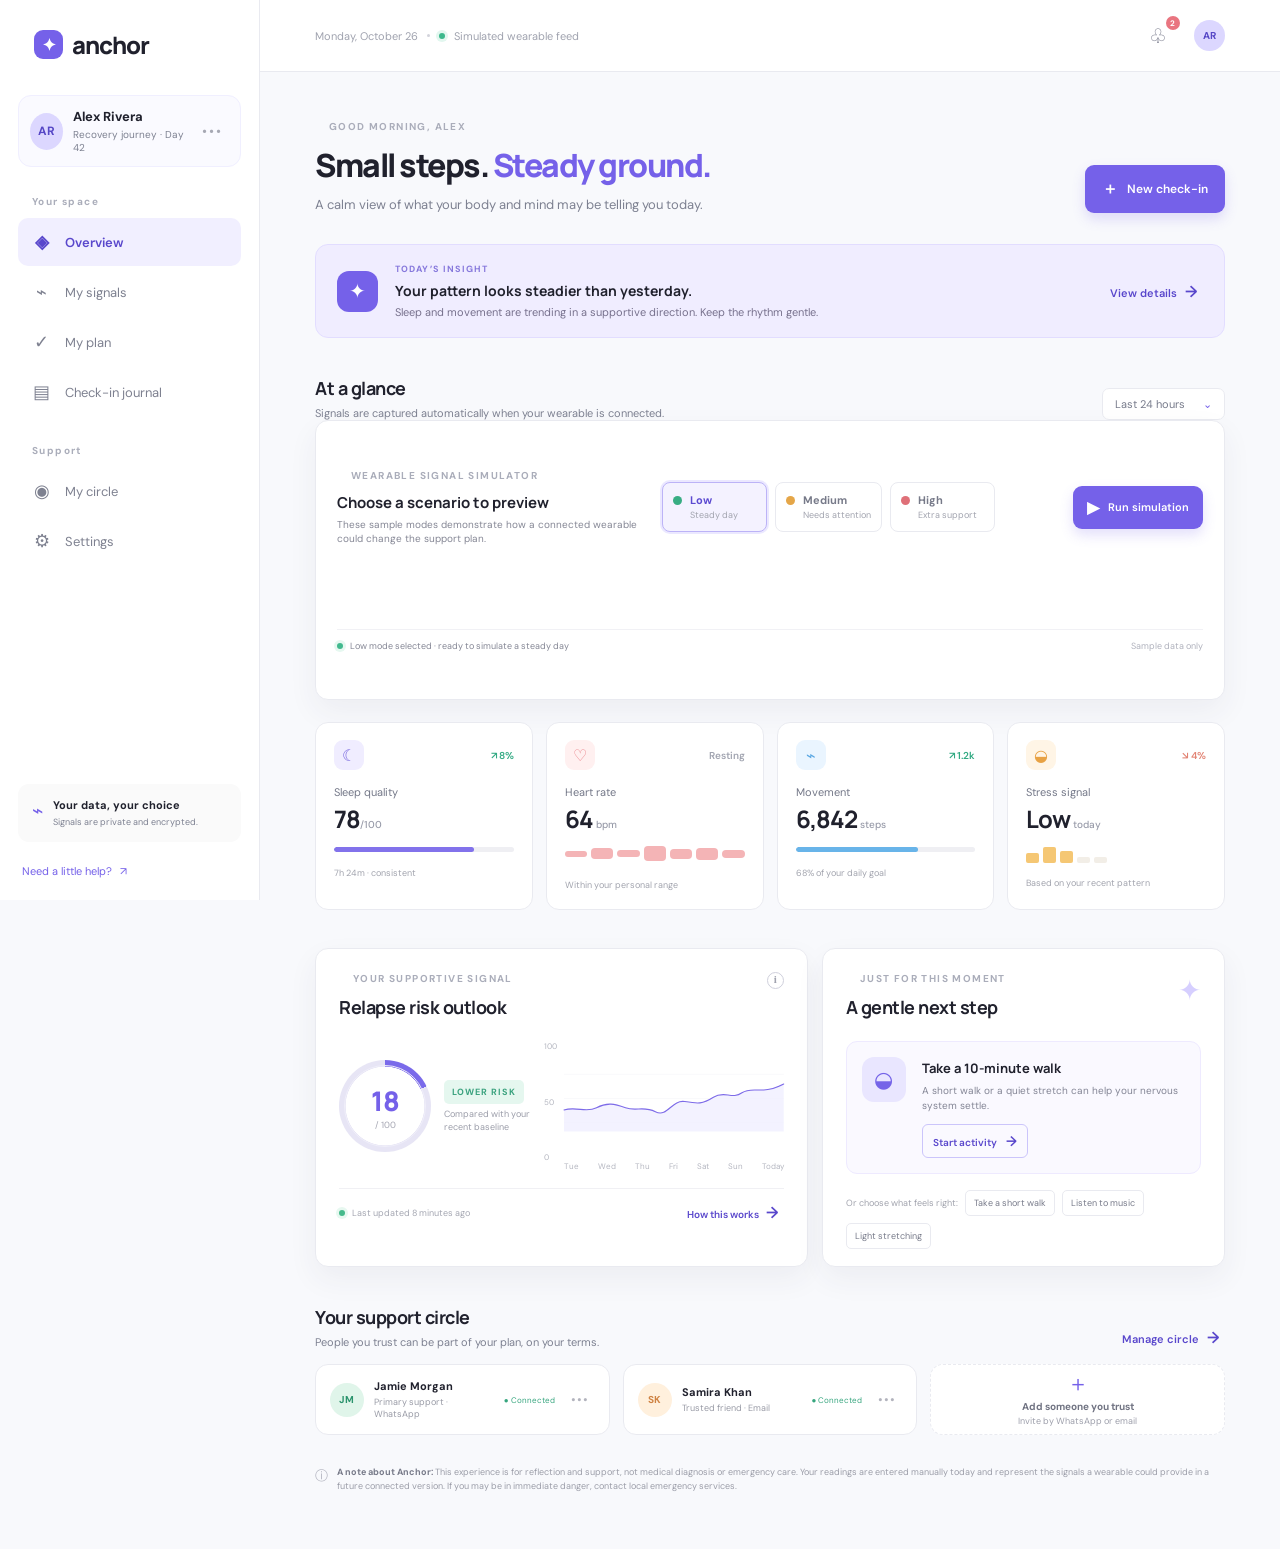
<file: index.html>
<!doctype html>
<html lang="en">
<head>
  <meta charset="utf-8">
  <meta name="viewport" content="width=device-width, initial-scale=1">
  <meta name="theme-color" content="#f5f7fb">
  <title>Anchor — recovery companion</title>
  <link rel="preconnect" href="https://fonts.googleapis.com">
  <link rel="preconnect" href="https://fonts.gstatic.com" crossorigin>
  <link href="https://fonts.googleapis.com/css2?family=DM+Sans:wght@400;500;600;700&family=Manrope:wght@600;700;800&display=swap" rel="stylesheet">
  <link rel="stylesheet" href="styles.css">
</head>
<body>
  <div class="app-shell">
    <aside class="sidebar">
      <a class="brand" href="#overview" aria-label="Anchor home">
        <span class="brand-mark">✦</span>
        <span>anchor</span>
      </a>
      <div class="profile-card">
        <div class="avatar">AR</div>
        <div><strong>Alex Rivera</strong><small>Recovery journey · Day 42</small></div>
        <button class="icon-button" aria-label="Profile menu">•••</button>
      </div>
      <nav class="nav" aria-label="Main navigation">
        <p class="nav-label">Your space</p>
        <a class="nav-link active" href="#overview"><span>◈</span> Overview</a>
        <a class="nav-link" href="#signals"><span>⌁</span> My signals</a>
        <a class="nav-link" href="#plan"><span>✓</span> My plan</a>
        <a class="nav-link" href="#journal"><span>▤</span> Check-in journal</a>
        <p class="nav-label">Support</p>
        <a class="nav-link" href="#circle"><span>◉</span> My circle</a>
        <a class="nav-link" href="#settings"><span>⚙</span> Settings</a>
      </nav>
      <div class="sidebar-bottom">
        <div class="privacy-note"><span>⌁</span><div><strong>Your data, your choice</strong><small>Signals are private and encrypted.</small></div></div>
        <button class="help-link" id="helpButton">Need a little help? <span>↗</span></button>
      </div>
    </aside>

    <main class="main-content">
      <header class="topbar">
        <div class="breadcrumb"><span>Monday, October 26</span><span class="dot"></span><span class="status-dot"></span> Simulated wearable feed</div>
        <div class="top-actions">
          <button class="notification-button" id="notificationButton" aria-label="Notifications"><span>♧</span><b>2</b></button>
          <div class="mini-avatar">AR</div>
        </div>
      </header>

      <div class="page-wrap">
        <section class="welcome-row">
          <div>
            <p class="eyebrow">GOOD MORNING, ALEX</p>
            <h1>Small steps. <em>Steady ground.</em></h1>
            <p class="subheading">A calm view of what your body and mind may be telling you today.</p>
          </div>
          <button class="primary-button" id="checkInButton"><span>＋</span> New check-in</button>
        </section>

        <section class="insight-banner" aria-label="Today’s insight">
          <div class="insight-icon">✦</div>
          <div class="insight-copy"><span class="label">TODAY’S INSIGHT</span><strong>Your pattern looks steadier than yesterday.</strong><p>Sleep and movement are trending in a supportive direction. Keep the rhythm gentle.</p></div>
          <button class="text-button" id="insightDetails">View details <span>→</span></button>
        </section>

        <section class="section-heading">
          <div><h2>At a glance</h2><p>Signals are captured automatically when your wearable is connected.</p></div>
          <button class="date-button">Last 24 hours <span>⌄</span></button>
        </section>
        <section class="mode-simulator panel" id="modeSimulator">
          <div class="mode-copy"><p class="eyebrow">WEARABLE SIGNAL SIMULATOR</p><h2>Choose a scenario to preview</h2><p>These sample modes demonstrate how a connected wearable could change the support plan.</p></div>
          <div class="mode-options" role="group" aria-label="Simulation mode">
            <button class="mode-option selected" data-mode="low"><span class="mode-dot low-dot"></span><strong>Low</strong><small>Steady day</small></button>
            <button class="mode-option" data-mode="medium"><span class="mode-dot medium-dot"></span><strong>Medium</strong><small>Needs attention</small></button>
            <button class="mode-option" data-mode="high"><span class="mode-dot high-dot"></span><strong>High</strong><small>Extra support</small></button>
          </div>
          <button class="primary-button run-simulation" id="runSimulation"><span>▶</span> Run simulation</button>
          <div class="mode-preview"><span class="live-dot"></span><span id="modePreviewText">Low mode selected · ready to simulate a steady day</span><span class="preview-note">Sample data only</span></div>
        </section>
        <section class="metric-grid" id="signals">
          <article class="metric-card">
            <div class="metric-top"><span class="metric-icon purple">☾</span><span class="trend up">↗ 8%</span></div>
            <p class="metric-name">Sleep quality</p><div class="metric-value" id="metricSleep">78<span>/100</span></div><div class="meter"><i id="sleepMeter" style="width:78%"></i></div><small id="metricSleepNote">7h 24m · consistent</small>
          </article>
          <article class="metric-card">
            <div class="metric-top"><span class="metric-icon coral">♡</span><span class="trend neutral">Resting</span></div>
            <p class="metric-name">Heart rate</p><div class="metric-value" id="metricHeart">64<span> bpm</span></div><div class="sparkline coral-line"><i></i><i></i><i></i><i></i><i></i><i></i><i></i></div><small id="metricHeartNote">Within your personal range</small>
          </article>
          <article class="metric-card">
            <div class="metric-top"><span class="metric-icon blue">⌁</span><span class="trend up">↗ 1.2k</span></div>
            <p class="metric-name">Movement</p><div class="metric-value" id="metricSteps">6,842<span> steps</span></div><div class="meter blue-meter"><i id="stepsMeter" style="width:68%"></i></div><small id="metricStepsNote">68% of your daily goal</small>
          </article>
          <article class="metric-card">
            <div class="metric-top"><span class="metric-icon amber">◒</span><span class="trend down">↘ 4%</span></div>
            <p class="metric-name">Stress signal</p><div class="metric-value" id="metricStress">Low<span> today</span></div><div class="stress-bars"><i></i><i></i><i></i><i class="muted"></i><i class="muted"></i></div><small id="metricStressNote">Based on your recent pattern</small>
          </article>
        </section>

        <section class="content-grid">
          <article class="panel risk-panel">
            <div class="panel-heading"><div><p class="eyebrow">YOUR SUPPORTIVE SIGNAL</p><h2>Relapse risk outlook</h2></div><span class="info-icon" title="This is a supportive estimate, not a diagnosis.">i</span></div>
            <div class="risk-body">
              <div class="risk-score"><div class="score-ring"><strong id="riskScore">18</strong><span>/ 100</span></div><div><span class="risk-badge" id="riskLabel">LOWER RISK</span><p>Compared with your recent baseline</p></div></div>
              <div class="chart-wrap"><div class="chart-labels"><span>100</span><span>50</span><span>0</span></div><svg class="risk-chart" viewBox="0 0 500 150" role="img" aria-label="Risk trend over seven days"><path class="grid-line" d="M0 20H500M0 75H500M0 130H500"/><path class="chart-area" d="M0 101 C30 92 50 109 74 96 S115 87 140 96 S180 91 208 105 S245 77 275 82 S315 88 340 72 S382 78 405 62 S450 68 500 42 V150 H0Z"/><path class="chart-line" d="M0 101 C30 92 50 109 74 96 S115 87 140 96 S180 91 208 105 S245 77 275 82 S315 88 340 72 S382 78 405 62 S450 68 500 42"/></svg><div class="chart-days"><span>Tue</span><span>Wed</span><span>Thu</span><span>Fri</span><span>Sat</span><span>Sun</span><span>Today</span></div></div>
            </div>
            <div class="signal-footer"><span class="pulse"></span><span>Last updated 8 minutes ago</span><button class="text-button" id="riskExplain">How this works <span>→</span></button></div>
          </article>
          <article class="panel action-panel" id="plan">
            <div class="panel-heading"><div><p class="eyebrow">JUST FOR THIS MOMENT</p><h2>A gentle next step</h2></div><span class="sparkle">✦</span></div>
            <div class="activity-card"><div class="activity-art">◒</div><div><strong id="planActivityTitle">Take a 10-minute walk</strong><p id="planActivityCopy">A short walk or a quiet stretch can help your nervous system settle.</p><button class="outline-button" id="activityButton">Start activity <span>→</span></button></div></div>
            <div class="alternatives"><span>Or choose what feels right:</span><button data-activity="Take a short walk">Take a short walk</button><button data-activity="Listen to music">Listen to music</button><button data-activity="Do some light stretching">Light stretching</button></div>
          </article>
        </section>

        <section class="simulation-result panel" id="simulationResult" hidden>
          <div class="panel-heading">
            <div><p class="eyebrow">SIMULATION RESULT</p><h2 id="resultTitle">Your readings, translated</h2></div>
            <span class="result-time" id="resultTime">Just now</span>
          </div>
          <div class="result-summary">
            <div class="result-summary-icon" id="resultIcon">✓</div>
            <div><strong id="resultSummary">Your current pattern looks steady.</strong><p id="resultDescription">Here is how the sample model interpreted the readings you entered.</p></div>
          </div>
          <div class="result-columns">
            <div class="result-block"><span class="result-block-label">SIGNALS READ</span><div class="result-signal"><span>Steadiness</span><strong id="resultMood">7 / 10</strong><i><b id="moodBar"></b></i></div><div class="result-signal"><span>Sleep</span><strong id="resultSleep">7.4h</strong><i><b id="sleepBar"></b></i></div><div class="result-signal"><span>Heart rate</span><strong id="resultHeart">64 bpm</strong><i><b id="heartBar"></b></i></div></div>
            <div class="result-block"><span class="result-block-label">WHAT CHANGED THE SCORE</span><ul class="driver-list" id="driverList"></ul></div>
            <div class="result-block recommendation-block"><span class="result-block-label">SUGGESTED NEXT STEP</span><strong id="resultActivity">Keep your gentle reset.</strong><p id="resultActivityCopy">A short walk, breathing exercise, or message to someone in your circle can help protect this steadier pattern.</p><button class="outline-button" id="resultAction">Add to my plan <span>→</span></button></div>
          </div>
          <div class="notification-state" id="notificationState"><span>◉</span><div><strong id="notificationTitle">No support notification needed</strong><small id="notificationCopy">Your settings are respected. We will only notify your circle when you choose to enable it and the pattern needs extra support.</small></div></div>
        </section>

        <section class="section-heading lower-heading" id="circle"><div><h2>Your support circle</h2><p>People you trust can be part of your plan, on your terms.</p></div><button class="text-button" id="manageCircle">Manage circle <span>→</span></button></section>
        <section class="circle-grid">
          <article class="circle-card"><div class="circle-avatar green">JM</div><div><strong>Jamie Morgan</strong><small>Primary support · WhatsApp</small></div><span class="connected">● Connected</span><button class="more-button">•••</button></article>
          <article class="circle-card"><div class="circle-avatar orange">SK</div><div><strong>Samira Khan</strong><small>Trusted friend · Email</small></div><span class="connected">● Connected</span><button class="more-button">•••</button></article>
          <button class="add-circle" id="addCircle"><span>＋</span><strong>Add someone you trust</strong><small>Invite by WhatsApp or email</small></button>
        </section>
        <div class="disclaimer"><span>ⓘ</span><p><strong>A note about Anchor:</strong> This experience is for reflection and support, not medical diagnosis or emergency care. Your readings are entered manually today and represent the signals a wearable could provide in a future connected version. If you may be in immediate danger, contact local emergency services.</p></div>
      </div>
    </main>
  </div>
  <div class="toast" id="toast" role="status"></div>
  <div class="modal-backdrop" id="checkinModal" hidden>
    <div class="modal" role="dialog" aria-modal="true" aria-labelledby="checkinTitle">
      <button class="modal-close" id="closeModal" aria-label="Close">×</button>
      <p class="eyebrow">MANUAL CHECK-IN</p><h2 id="checkinTitle">How are you feeling right now?</h2><p class="modal-copy">These are sample fields for now. In a connected version, compatible wearable devices would fill the signal readings automatically.</p>
      <form id="checkinForm"><label>How steady do you feel? <output id="moodOutput">7 / 10</output><input id="moodRange" type="range" min="1" max="10" value="7"></label><label>Resting heart rate <span class="input-suffix">bpm</span><input id="heartRateInput" type="number" min="35" max="180" value="64"></label><label>Sleep last night <span class="input-suffix">hours</span><input id="sleepInput" type="number" min="0" max="16" step="0.1" value="7.4"></label><label class="toggle-row"><span>Send me a gentle reminder later</span><input type="checkbox" checked><i></i></label><button class="primary-button full" type="submit">Save check-in <span>→</span></button></form>
    </div>
  </div>
  <script src="app.js"></script>
</body>
</html>
</file>
<file: styles.css>
:root{--ink:#20212d;--muted:#7d8191;--line:#e9eaf0;--purple:#7561e9;--purple-dark:#5947cc;--lavender:#f1efff;--bg:#f8f9fc;--white:#fff;--green:#35a981;--orange:#ed9c4a;--shadow:0 12px 30px rgba(53,54,83,.06)}
*{box-sizing:border-box}html{scroll-behavior:smooth}body{margin:0;color:var(--ink);font-family:"DM Sans",sans-serif;background:var(--bg)}button{font:inherit;border:0;background:none;color:inherit;cursor:pointer}a{color:inherit;text-decoration:none}.app-shell{display:flex;min-height:100vh}.sidebar{width:260px;background:#fff;border-right:1px solid var(--line);padding:28px 18px 20px;display:flex;flex-direction:column;position:fixed;inset:0 auto 0 0}.brand{display:flex;align-items:center;gap:9px;padding:0 16px;margin-bottom:34px;font:800 24px Manrope,sans-serif;letter-spacing:-1px}.brand-mark{display:grid;place-items:center;width:29px;height:29px;border-radius:9px;background:var(--purple);color:#fff;font-size:17px}.profile-card{display:flex;align-items:center;gap:10px;padding:12px 11px;margin-bottom:28px;background:#fafaff;border:1px solid #f0efff;border-radius:13px}.avatar,.mini-avatar{display:grid;place-items:center;border-radius:50%;background:#dcd7ff;color:#5647c6;font-weight:700}.avatar{width:37px;height:37px;font-size:12px}.profile-card strong{display:block;font-size:13px}.profile-card small{display:block;color:var(--muted);font-size:10px;margin-top:3px}.icon-button{margin-left:auto;color:#a6a8b3;font-size:14px;letter-spacing:2px}.nav-label,.eyebrow{font-size:10px;letter-spacing:1.4px;font-weight:700;color:#aaadba;margin:0 14px 10px}.nav-label:not(:first-child){margin-top:28px}.nav-link{display:flex;align-items:center;gap:14px;padding:12px 14px;border-radius:10px;color:#7e8190;font-size:13px;margin:2px 0}.nav-link span{font-size:18px;width:19px;text-align:center}.nav-link.active,.nav-link:hover{color:var(--purple-dark);background:var(--lavender);font-weight:600}.sidebar-bottom{margin-top:auto}.privacy-note{display:flex;gap:10px;padding:14px;background:#fafafa;border-radius:11px;margin-bottom:17px}.privacy-note>span{color:var(--purple);font-size:19px}.privacy-note strong,.privacy-note small{display:block}.privacy-note strong{font-size:11px}.privacy-note small{color:var(--muted);font-size:9px;margin-top:4px;line-height:1.35}.help-link{color:var(--purple);font-size:11px;padding:0 4px}.help-link span{margin-left:5px}.main-content{margin-left:260px;flex:1}.topbar{height:72px;background:#fff;border-bottom:1px solid var(--line);display:flex;align-items:center;justify-content:space-between;padding:0 5.4%;font-size:11px;color:#a0a3af}.breadcrumb{display:flex;align-items:center;gap:9px}.dot{width:3px;height:3px;background:#d2d3db;border-radius:50%}.status-dot{width:6px;height:6px;background:#3cb88c;border-radius:50%;box-shadow:0 0 0 3px #e2f7ef}.top-actions{display:flex;align-items:center;gap:21px}.notification-button{position:relative;color:#77798a;font-size:20px}.notification-button b{position:absolute;right:-7px;top:-6px;background:#e97580;color:#fff;border-radius:50%;font-size:8px;min-width:14px;height:14px;display:grid;place-items:center}.mini-avatar{width:31px;height:31px;font-size:10px}.page-wrap{max-width:1250px;margin:auto;padding:48px 5.4% 55px}.welcome-row{display:flex;justify-content:space-between;align-items:flex-end;margin-bottom:31px}.welcome-row h1{font:800 32px Manrope,sans-serif;letter-spacing:-1.5px;margin:5px 0 9px}.welcome-row h1 em{font-style:normal;color:var(--purple)}.subheading{font-size:13px;color:var(--muted);margin:0}.primary-button{display:flex;align-items:center;gap:9px;color:#fff;background:var(--purple);border-radius:9px;padding:13px 17px;font-weight:600;font-size:12px;box-shadow:0 6px 13px rgba(117,97,233,.2)}.primary-button:hover{background:var(--purple-dark);transform:translateY(-1px)}.primary-button span{font-size:16px}.insight-banner{display:flex;align-items:center;gap:17px;padding:18px 21px;background:#f0edff;border:1px solid #e2ddff;border-radius:13px;margin-bottom:38px}.insight-icon{width:41px;height:41px;display:grid;place-items:center;color:#fff;background:var(--purple);border-radius:12px;font-size:20px}.insight-copy{flex:1}.label{display:block;color:#8678dc;font-weight:700;font-size:9px;letter-spacing:1.1px;margin-bottom:5px}.insight-copy strong{font:700 14px Manrope,sans-serif}.insight-copy p{font-size:11px;color:#77718d;margin:4px 0 0}.text-button{color:var(--purple-dark);font-size:11px;font-weight:600;white-space:nowrap}.text-button span{font-size:16px;margin-left:5px}.section-heading{display:flex;justify-content:space-between;align-items:flex-end;margin-bottom:18px}.section-heading h2,.panel-heading h2{font:700 18px Manrope,sans-serif;margin:0;letter-spacing:-.5px}.section-heading p{font-size:11px;color:var(--muted);margin:6px 0 0}.date-button{padding:8px 12px;border:1px solid var(--line);border-radius:7px;color:#777b8b;font-size:11px;background:#fff}.date-button span{margin-left:15px;color:var(--purple)}.metric-grid{display:grid;grid-template-columns:repeat(4,1fr);gap:13px;margin-bottom:38px}.metric-card,.panel,.circle-card,.add-circle{background:var(--white);border:1px solid var(--line);border-radius:13px}.metric-card{padding:17px 18px 16px;min-height:166px}.metric-top{display:flex;justify-content:space-between;align-items:center}.metric-icon{width:30px;height:30px;display:grid;place-items:center;border-radius:9px;font-size:16px}.purple{background:#f0edff;color:#7969df}.coral{background:#fff0f0;color:#e98188}.blue{background:#eaf5ff;color:#5ba8e3}.amber{background:#fff5e6;color:#e8a244}.trend{font-size:10px;font-weight:600}.trend.up{color:#31a982}.trend.down{color:#e28373}.trend.neutral{color:#a1a4b0}.metric-name{font-size:11px;color:#747888;margin:15px 0 3px}.metric-value{font:700 24px Manrope,sans-serif;letter-spacing:-1px}.metric-value span{font:500 10px "DM Sans";color:#989ba9;letter-spacing:0}.meter{height:5px;background:#efeff3;border-radius:20px;margin:12px 0 8px;overflow:hidden}.meter i{display:block;height:100%;background:#8272eb;border-radius:20px}.blue-meter i{background:#68b4e9}.metric-card small{font-size:9px;color:#a2a4ae}.sparkline{display:flex;align-items:center;gap:4px;height:19px;margin:9px 0}.sparkline i{width:14%;height:6px;border-radius:4px;background:#f4b4b6}.sparkline i:nth-child(2){height:11px}.sparkline i:nth-child(3){height:7px}.sparkline i:nth-child(4){height:15px}.sparkline i:nth-child(5){height:10px}.sparkline i:nth-child(6){height:12px}.sparkline i:nth-child(7){height:8px}.stress-bars{display:flex;align-items:flex-end;gap:4px;height:21px;margin:7px 0}.stress-bars i{width:13px;height:10px;background:#f5c774;border-radius:2px}.stress-bars i:nth-child(2){height:16px}.stress-bars i:nth-child(3){height:12px}.stress-bars i.muted{height:6px;background:#f2eee7}.content-grid{display:grid;grid-template-columns:1.1fr .9fr;gap:14px}.panel{padding:23px 23px 17px;box-shadow:var(--shadow);min-height:280px}.panel-heading{display:flex;align-items:flex-start;justify-content:space-between}.info-icon{border:1px solid #cfd0dc;border-radius:50%;color:#a1a3af;width:17px;height:17px;text-align:center;font:600 11px Georgia}.sparkle{color:#d6cfff;font-size:28px}.risk-body{display:flex;align-items:center;gap:20px;margin-top:22px}.risk-score{display:flex;align-items:center;gap:13px;min-width:190px}.score-ring{width:92px;height:92px;border-radius:50%;display:grid;place-content:center;text-align:center;background:radial-gradient(circle at center,#fff 60%,transparent 61%),conic-gradient(#7a6aea 18%,#e7e5f5 0);position:relative}.score-ring:after{content:"";position:absolute;inset:5px;border-radius:50%;border:1px solid #f0effa}.score-ring strong{font:800 27px Manrope;color:var(--purple);z-index:1}.score-ring span{font-size:9px;color:#a5a6b2;z-index:1}.risk-badge{font-size:9px;font-weight:700;letter-spacing:1px;color:#3aa27e;background:#e5f7ef;padding:6px 8px;border-radius:5px}.risk-score p{font-size:9px;color:#9b9da9;line-height:1.4;margin:8px 0 0;max-width:100px}.chart-wrap{flex:1}.chart-labels{position:absolute;margin-left:-20px;height:121px;display:flex;flex-direction:column;justify-content:space-between;font-size:8px;color:#b4b6c0}.risk-chart{width:100%;height:115px;overflow:visible}.grid-line{stroke:#f0f0f5;stroke-width:1}.chart-area{fill:url(#riskFill);fill:#f1efff;opacity:.8}.chart-line{fill:none;stroke:#7d6be8;stroke-width:2.5;stroke-linecap:round}.chart-days{display:flex;justify-content:space-between;color:#b4b6c0;font-size:8px}.signal-footer{border-top:1px solid #f0f0f4;margin-top:17px;padding-top:12px;display:flex;align-items:center;gap:7px;color:#a5a7b2;font-size:9px}.pulse{width:6px;height:6px;border-radius:50%;background:#46ba8c;box-shadow:0 0 0 3px #e7f8f0}.signal-footer .text-button{margin-left:auto;font-size:10px}.activity-card{display:flex;gap:16px;background:#faf9ff;border:1px solid #eeeaff;border-radius:11px;padding:15px;margin-top:22px}.activity-art{width:45px;height:45px;display:grid;place-items:center;color:#7564e8;background:#e9e6ff;border-radius:12px;font-size:22px}.activity-card strong{font:700 13px Manrope}.activity-card p{font-size:10px;line-height:1.5;color:#838595;max-width:270px;margin:5px 0 11px}.outline-button{border:1px solid #cbc5fb;color:var(--purple-dark);padding:7px 10px;border-radius:6px;font-size:10px;font-weight:600}.outline-button span{margin-left:7px;font-size:14px}.alternatives{display:flex;align-items:center;gap:7px;flex-wrap:wrap;margin-top:16px;color:#a1a3ad;font-size:9px}.alternatives button{border:1px solid var(--line);padding:6px 8px;border-radius:5px;color:#787b8a;font-size:9px}.lower-heading{margin-top:38px;margin-bottom:15px}.circle-grid{display:grid;grid-template-columns:1fr 1fr 1fr;gap:13px}.circle-card{display:flex;align-items:center;padding:14px;gap:10px}.circle-avatar{width:34px;height:34px;display:grid;place-items:center;border-radius:50%;font-size:10px;font-weight:700}.green{background:#e0f5ea;color:#2a936c}.orange{background:#fff0dd;color:#cf8242}.circle-card strong,.circle-card small{display:block}.circle-card strong{font-size:11px}.circle-card small{font-size:9px;color:#999ba6;margin-top:3px}.connected{font-size:8px;color:#36a57e;margin-left:auto;white-space:nowrap}.more-button{color:#b2b3bd;font-size:13px;letter-spacing:1px}.add-circle{display:flex;flex-direction:column;justify-content:center;align-items:center;border-style:dashed;color:#9d9fab}.add-circle span{font-size:22px;color:var(--purple);line-height:1}.add-circle strong{font-size:10px;color:#707382;margin:5px 0 2px}.add-circle small{font-size:9px}.disclaimer{display:flex;gap:9px;align-items:flex-start;margin-top:31px;color:#9b9da8;font-size:9px;line-height:1.55}.disclaimer>span{font-size:13px;color:#b2b4bf}.disclaimer p{margin:0}.disclaimer strong{color:#777a89}.toast{position:fixed;right:25px;bottom:25px;padding:13px 17px;background:#252535;color:#fff;border-radius:8px;font-size:11px;box-shadow:0 10px 25px #0002;opacity:0;transform:translateY(12px);transition:.25s;pointer-events:none}.toast.show{opacity:1;transform:translateY(0)}.modal-backdrop{position:fixed;inset:0;background:#25233b66;display:grid;place-items:center;padding:20px;z-index:5}.modal-backdrop[hidden]{display:none}.modal{position:relative;background:#fff;border-radius:18px;padding:31px;width:min(430px,100%);box-shadow:0 22px 60px #27234b35}.modal h2{font:700 23px Manrope;margin:5px 0 9px}.modal-copy{color:#818493;font-size:11px;line-height:1.6;margin:0 0 22px}.modal-close{position:absolute;right:18px;top:14px;font-size:23px;color:#aaa}.modal label{display:block;position:relative;color:#606373;font-size:11px;font-weight:600;margin:15px 0}.modal output{float:right;color:var(--purple);font-weight:700}.modal input[type=number]{display:block;width:100%;margin-top:8px;padding:11px;border:1px solid var(--line);border-radius:7px;font:inherit;color:var(--ink)}.modal input[type=range]{display:block;width:100%;margin-top:12px;accent-color:var(--purple)}.input-suffix{float:right;color:#a4a6b1;font-size:10px;font-weight:400}.toggle-row{display:flex!important;align-items:center;justify-content:space-between}.toggle-row input{display:none}.toggle-row i{width:35px;height:20px;background:#ddd;border-radius:20px;position:relative}.toggle-row i:after{content:"";width:16px;height:16px;background:#fff;border-radius:50%;position:absolute;top:2px;left:2px;transition:.2s}.toggle-row input:checked+i{background:var(--purple)}.toggle-row input:checked+i:after{left:17px}.full{width:100%;justify-content:center;margin-top:25px}
.simulation-result{margin-top:14px;padding:24px;scroll-margin-top:25px}.simulation-result[hidden]{display:none}.result-time{font-size:10px;color:#a2a4af}.result-summary{display:flex;align-items:center;gap:12px;padding:14px 16px;background:#faf9ff;border:1px solid #eeeaff;border-radius:10px;margin:20px 0}.result-summary-icon{display:grid;place-items:center;width:32px;height:32px;border-radius:50%;background:#e3f7ed;color:#31a37e;font-weight:700}.result-summary-icon.watch{background:#fff2d7;color:#b27b20}.result-summary-icon.alert{background:#ffebed;color:#c45b62}.result-summary strong{font:700 13px Manrope}.result-summary p{margin:4px 0 0;color:#858795;font-size:10px}.result-columns{display:grid;grid-template-columns:1fr 1fr 1.2fr;gap:24px}.result-block{min-width:0}.result-block-label{display:block;color:#aaaebb;font-size:9px;letter-spacing:1.1px;font-weight:700;margin-bottom:13px}.result-signal{display:grid;grid-template-columns:1fr auto;gap:5px;margin-bottom:12px;color:#777a89;font-size:10px}.result-signal strong{font-size:10px;color:#4f5261;text-align:right}.result-signal i{grid-column:1/-1;display:block;height:5px;border-radius:5px;background:#eeeef4;overflow:hidden}.result-signal b{display:block;height:100%;width:0;background:#8272eb;border-radius:5px;transition:width .5s ease}.driver-list{list-style:none;padding:0;margin:0}.driver-list li{display:flex;gap:7px;align-items:flex-start;color:#777a89;font-size:10px;line-height:1.5;margin-bottom:10px}.driver-list li span{color:var(--purple);font-size:18px;line-height:10px}.recommendation-block{border-left:1px solid var(--line);padding-left:23px}.recommendation-block>strong{font:700 12px Manrope}.recommendation-block p{font-size:10px;color:#858795;line-height:1.5;margin:7px 0 14px}.notification-state{display:flex;align-items:flex-start;gap:10px;border-top:1px solid #f0f0f4;margin-top:20px;padding-top:15px;color:#7b7e8e}.notification-state>span{color:#38a77e;font-size:16px}.notification-state strong,.notification-state small{display:block}.notification-state strong{font-size:10px}.notification-state small{font-size:9px;color:#999ca8;line-height:1.45;margin-top:3px}.notification-state.needs-support{background:#fff8f8;border:1px solid #ffebed;border-radius:8px;padding:11px;margin-top:18px}.notification-state.needs-support>span{color:#d36670}.notification-state.needs-support strong{color:#be5b65}
.mode-simulator{display:grid;grid-template-columns:1.4fr 1.8fr auto;align-items:center;gap:24px;padding:18px 21px;margin:-18px 0 22px;background:#fff;box-shadow:var(--shadow)}.mode-copy h2{font:700 15px Manrope;margin:2px 0 5px}.mode-copy p:not(.eyebrow){font-size:10px;color:#858795;margin:0;line-height:1.4}.mode-options{display:flex;gap:8px}.mode-option{display:grid;grid-template-columns:10px 1fr;column-gap:7px;text-align:left;min-width:105px;padding:10px;border:1px solid var(--line);border-radius:8px;background:#fff;color:#777a89}.mode-option strong{font-size:11px}.mode-option small{grid-column:2;font-size:9px;color:#a2a4af;margin-top:2px}.mode-option.selected{border-color:#bcb3f7;background:#f4f2ff;color:#5c4bd1;box-shadow:0 0 0 2px #ebe8ff}.mode-dot{grid-row:1/3;width:9px;height:9px;border-radius:50%;margin-top:3px}.low-dot{background:#38ad83}.medium-dot{background:#e5a648}.high-dot{background:#df7078}.run-simulation{white-space:nowrap;padding:11px 14px;font-size:11px}.mode-preview{grid-column:1/-1;display:flex;align-items:center;gap:7px;padding-top:10px;border-top:1px solid #f1f1f5;color:#858795;font-size:9px}.live-dot{width:6px;height:6px;border-radius:50%;background:#42b98e;box-shadow:0 0 0 3px #e6f8f0}.preview-note{margin-left:auto;color:#b0b2bd}
@media(max-width:1050px){.sidebar{width:220px}.main-content{margin-left:220px}.metric-grid{grid-template-columns:repeat(2,1fr)}.circle-grid{grid-template-columns:1fr 1fr}.add-circle{min-height:80px}.content-grid{grid-template-columns:1fr}.risk-panel{min-height:auto}.mode-simulator{grid-template-columns:1fr 1fr}.mode-copy{grid-column:1/-1}.run-simulation{justify-self:start}}
@media(max-width:700px){.sidebar{position:static;width:100%;height:auto;border-right:0;border-bottom:1px solid var(--line);padding:16px}.app-shell{display:block}.brand{margin-bottom:15px}.profile-card{display:none}.nav{display:flex;overflow:auto;gap:4px}.nav-label,.sidebar-bottom{display:none}.nav-label:not(:first-child){margin:0}.nav-link{padding:9px 11px;white-space:nowrap}.nav-link span{display:none}.main-content{margin:0}.topbar{padding:0 20px;height:56px}.breadcrumb{font-size:9px}.page-wrap{padding:31px 20px}.welcome-row{display:block}.welcome-row h1{font-size:27px}.welcome-row .primary-button{margin-top:20px}.insight-banner{align-items:flex-start;flex-wrap:wrap}.insight-banner .text-button{margin-left:58px}.metric-grid,.circle-grid{grid-template-columns:1fr}.content-grid{display:block}.panel{margin-bottom:13px}.risk-body{display:block}.risk-score{margin-bottom:20px}.chart-wrap{padding-left:20px}.section-heading{align-items:flex-start;gap:12px}.date-button{white-space:nowrap}.circle-grid{gap:9px}.mode-simulator{display:block}.mode-copy{margin-bottom:15px}.mode-options{margin-bottom:14px}.mode-option{flex:1;min-width:0}.run-simulation{width:100%;justify-content:center}.mode-preview{margin-top:14px}.preview-note{display:none}.result-columns{grid-template-columns:1fr;gap:18px}.recommendation-block{border-left:0;border-top:1px solid var(--line);padding:17px 0 0}}

/* Motion keeps the current state easy to scan without competing with the content. */
@keyframes page-rise{from{opacity:0;transform:translateY(12px)}to{opacity:1;transform:translateY(0)}}
@keyframes soft-pop{0%{opacity:.45;transform:scale(.97)}70%{transform:scale(1.01)}100%{opacity:1;transform:scale(1)}}
@keyframes signal-sweep{from{opacity:.45;transform:translateY(8px)}to{opacity:1;transform:translateY(0)}}
@keyframes ring-pulse{0%{box-shadow:0 0 0 0 rgba(117,97,233,.3)}100%{box-shadow:0 0 0 12px rgba(117,97,233,0)}}
@keyframes button-glow{0%,100%{box-shadow:0 6px 13px rgba(117,97,233,.2)}50%{box-shadow:0 8px 24px rgba(117,97,233,.42)}}
.welcome-row,.insight-banner,.mode-simulator,.section-heading,.metric-grid,.content-grid,.simulation-result,.circle-grid,.disclaimer{animation:page-rise .55s both}.insight-banner{animation-delay:.08s}.mode-simulator{animation-delay:.14s}.metric-grid{animation-delay:.2s}.content-grid{animation-delay:.27s}.simulation-result{animation-delay:.34s}.circle-grid{animation-delay:.4s}.disclaimer{animation-delay:.46s}
.mode-simulator{transition:border-color .25s,box-shadow .25s}.mode-simulator:focus-within{border-color:#c9c2fb;box-shadow:0 12px 32px rgba(117,97,233,.12)}.mode-option{transition:transform .2s,background .2s,border-color .2s}.mode-option:hover{transform:translateY(-2px)}.mode-option.selected{animation:soft-pop .32s both}
.primary-button{transition:transform .2s,background .2s,box-shadow .2s}.run-simulation{animation:button-glow 2.8s ease-in-out infinite}.metric-card{transition:transform .22s,box-shadow .22s}.metric-card:hover{transform:translateY(-3px);box-shadow:0 14px 28px rgba(53,54,83,.1)}.metric-card.signal-refresh{animation:signal-sweep .55s var(--stagger) both}.meter i,.result-signal b{transition:width .65s cubic-bezier(.2,.8,.2,1)}.score-ring.score-refresh{animation:soft-pop .55s both,ring-pulse 1s .15s}.action-panel.action-refresh{animation:soft-pop .6s both}.simulation-result.result-refresh{animation:soft-pop .6s both}.notification-state.needs-support{animation:soft-pop .5s both}
.toast.show{animation:soft-pop .25s both}.modal{animation:soft-pop .25s both}
@media(prefers-reduced-motion:reduce){*,*::before,*::after{animation-duration:.01ms!important;animation-iteration-count:1!important;scroll-behavior:auto!important;transition-duration:.01ms!important}}

/* One consistent color language: normal = green, medium = blue, critical = red. */
.status-normal{--status:#31a982;--status-soft:#e5f7ef;--status-wash:#f2fbf7;--status-line:#bfe9d7}
.status-medium{--status:#3f8fd4;--status-soft:#e8f3ff;--status-wash:#f3f8fe;--status-line:#bbd9f3}
.status-critical{--status:#d96772;--status-soft:#ffebed;--status-wash:#fff6f7;--status-line:#f2c3c8}
.status-normal .low-dot{background:#31a982}.status-medium .medium-dot{background:#3f8fd4}.status-critical .high-dot{background:#d96772}
.status-normal .mode-option[data-mode=low].selected,.status-medium .mode-option[data-mode=medium].selected,.status-critical .mode-option[data-mode=high].selected{border-color:var(--status);background:var(--status-soft);color:var(--status)}
.status-normal .mode-preview,.status-medium .mode-preview,.status-critical .mode-preview{color:var(--status)}
.status-normal .live-dot,.status-medium .live-dot,.status-critical .live-dot{background:var(--status);box-shadow:0 0 0 3px var(--status-soft)}
.status-normal .risk-badge,.status-medium .risk-badge,.status-critical .risk-badge{color:var(--status);background:var(--status-soft)}
.status-normal .score-ring,.status-medium .score-ring,.status-critical .score-ring{background:radial-gradient(circle at center,#fff 60%,transparent 61%),conic-gradient(var(--status) 18%,#e7e5f5 0)}
.status-normal .score-ring strong,.status-medium .score-ring strong,.status-critical .score-ring strong{color:var(--status)}
.status-normal .chart-line,.status-medium .chart-line,.status-critical .chart-line{stroke:var(--status)}
.status-normal .chart-area,.status-medium .chart-area,.status-critical .chart-area{fill:var(--status-soft)}
.status-normal .result-summary-icon,.status-medium .result-summary-icon,.status-critical .result-summary-icon{color:var(--status);background:var(--status-soft)}
.status-normal .result-signal b,.status-medium .result-signal b,.status-critical .result-signal b{background:var(--status)}
.status-normal .notification-state,.status-medium .notification-state,.status-critical .notification-state{border-top-color:var(--status-line)}
.status-normal .notification-state>span,.status-medium .notification-state>span,.status-critical .notification-state>span{color:var(--status)}
.status-critical .notification-state.needs-support{background:var(--status-wash);border-color:var(--status-line)}
.status-critical .notification-state.needs-support strong{color:var(--status)}
</file>
